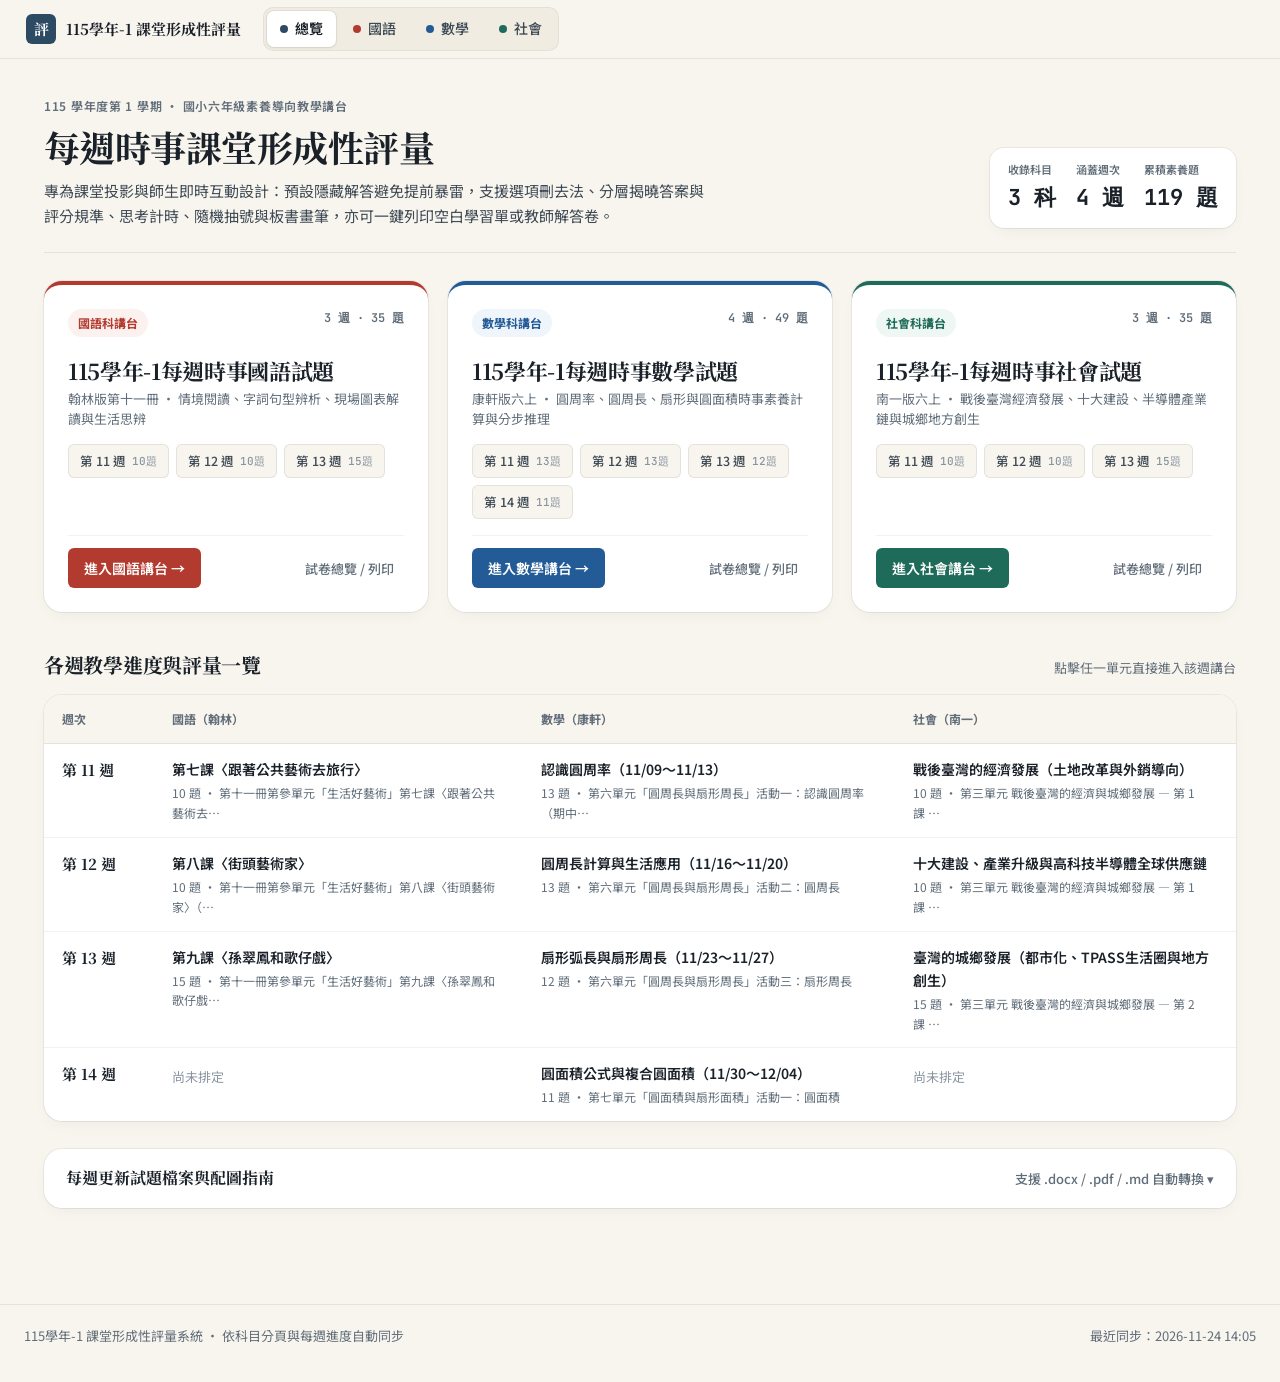
<file: index.html>
<!DOCTYPE html>
<html lang="zh-Hant-TW">
<head>
  <meta charset="UTF-8">
  <meta name="viewport" content="width=device-width, initial-scale=1.0">
  <title>115學年-1 課堂形成性評量系統｜國語・數學・社會</title>
  <link rel="preconnect" href="https://fonts.googleapis.com">
  <link rel="preconnect" href="https://fonts.gstatic.com" crossorigin>
  <link href="https://fonts.googleapis.com/css2?family=JetBrains+Mono:wght@500;700&family=Noto+Sans+TC:wght@400;500;600;700&family=Noto+Serif+TC:wght@600;700&display=swap" rel="stylesheet">
  <link rel="stylesheet" href="css/tokens.css">
  <link rel="stylesheet" href="css/base.css">
  <link rel="stylesheet" href="css/home.css">
</head>
<body data-subject="home">
  <header class="podium-header">
    <div class="podium-header-inner">
      <div class="brand-group">
        <a class="brand-link" href="index.html">
          <span class="brand-seal">評</span>
          <span class="brand-title">115學年-1 課堂形成性評量</span>
        </a>
        <nav class="subject-tabs" aria-label="科目分頁">
          <a class="subject-tab is-active" href="index.html"><span class="subject-dot subject-dot--home"></span>總覽</a>
          <a class="subject-tab" href="chinese.html"><span class="subject-dot subject-dot--chinese"></span>國語</a>
          <a class="subject-tab" href="math.html"><span class="subject-dot subject-dot--math"></span>數學</a>
          <a class="subject-tab" href="social.html"><span class="subject-dot subject-dot--social"></span>社會</a>
        </nav>
      </div>
    </div>
  </header>

  <main class="home-main">
    <section class="home-hero">
      <div>
        <div class="hero-eyebrow">115 學年度第 1 學期 · 國小六年級素養導向教學講台</div>
        <h1 class="hero-title">每週時事課堂形成性評量</h1>
        <p class="hero-desc">
          專為課堂投影與師生即時互動設計：預設隱藏解答避免提前暴雷，支援選項刪去法、分層揭曉答案與評分規準、思考計時、隨機抽號與板書畫筆，亦可一鍵列印空白學習單或教師解答卷。
        </p>
      </div>
      <div class="hero-stats" id="heroStats" aria-label="題庫統計">
        <div class="hero-stat"><span class="hero-stat-label">收錄科目</span><span class="hero-stat-val">3 科</span></div>
        <div class="hero-stat"><span class="hero-stat-label">涵蓋週次</span><span class="hero-stat-val">--</span></div>
        <div class="hero-stat"><span class="hero-stat-label">累積素養題</span><span class="hero-stat-val">--</span></div>
      </div>
    </section>

    <section class="subject-grid" id="subjectGrid" aria-label="科目入口"></section>

    <section class="section-block">
      <div class="section-heading">
        <h2>各週教學進度與評量一覽</h2>
        <span>點擊任一單元直接進入該週講台</span>
      </div>
      <div class="matrix-card">
        <table class="matrix-table">
          <thead>
            <tr>
              <th style="width:110px;">週次</th>
              <th>國語（翰林）</th>
              <th>數學（康軒）</th>
              <th>社會（南一）</th>
            </tr>
          </thead>
          <tbody id="matrixBody"></tbody>
        </table>
      </div>
    </section>

    <details class="guide-details">
      <summary class="guide-summary">
        <span>每週更新試題檔案與配圖指南</span>
        <span class="guide-summary-hint">支援 .docx / .pdf / .md 自動轉換 ▾</span>
      </summary>
      <div class="guide-body">
        <div class="guide-step">
          <div class="guide-step-num">STEP 01</div>
          <h3>放入更新後的試題檔</h3>
          <p>將最新週次的 <code>.docx</code>、<code>.pdf</code> 或 <code>.md</code> 放進對應資料夾：<code>sources/chinese/</code>、<code>sources/math/</code>、<code>sources/social/</code>。若有本地圖檔，直接放入各科的 <code>images/</code> 資料夾。</p>
        </div>
        <div class="guide-step">
          <div class="guide-step-num">STEP 02</div>
          <h3>一鍵同步題庫資料</h3>
          <p>雙擊專案目錄中的 <code>update.command</code>，或在終端機執行 <code>python3 scripts/build_data.py</code>，系統會自動解析所有週次、擷取 PDF 配圖並輸出最新 JSON 至 <code>data/</code>。</p>
        </div>
        <div class="guide-step">
          <div class="guide-step-num">STEP 03</div>
          <h3>推送至 GitHub 自動發布</h3>
          <p>執行 <code>git push</code>（或直接在 GitHub 網頁版上傳更新檔），內建的 GitHub Actions 工作流程將自動重新解析並更新 GitHub Pages 線上網站。</p>
        </div>
      </div>
    </details>
  </main>

  <footer class="site-footer">
    <span>115學年-1 課堂形成性評量系統 · 依科目分頁與每週進度自動同步</span>
    <span id="footerGeneratedAt">資料讀取中...</span>
  </footer>

  <script src="js/format.js"></script>
  <script src="js/home.js"></script>
</body>
</html>
</file>
<file: css/tokens.css>
/* ==========================================================================
   115學年-1 課堂形成性評量 — 領域設計系統 Tokens
   意象：講台上的精裝教具與溫潤考卷紙
   ========================================================================== */

:root {
  /* 紙面層次 (Surfaces) */
  --paper-canvas: #F8F5EE;
  --paper-sheet: #FFFFFF;
  --paper-recess: #F0ECE2;
  --paper-veil: #F4EFE4;
  --paper-highlight: #FDF6E3;
  --paper-hover: #F5F1E8;

  /* 四階墨色 (Ink Hierarchy) */
  --ink-primary: #1A2129;
  --ink-secondary: #3D4954;
  --ink-tertiary: #616E7A;
  --ink-muted: #8894A0;

  /* 分隔線與紙張深度 (Hairlines & Layered Paper Elevation) */
  --rule-hairline: rgba(26, 33, 41, 0.09);
  --rule-soft: rgba(26, 33, 41, 0.055);
  --rule-strong: rgba(26, 33, 41, 0.16);
  --shadow-sheet:
    0 0 0 1px rgba(26, 33, 41, 0.065),
    0 1px 2px -1px rgba(26, 33, 41, 0.06),
    0 6px 18px -6px rgba(26, 33, 41, 0.06);
  --shadow-popover:
    0 0 0 1px rgba(26, 33, 41, 0.08),
    0 8px 24px -4px rgba(26, 33, 41, 0.12),
    0 2px 6px rgba(26, 33, 41, 0.05);

  /* 預設（總覽首頁）印章強調色 */
  --subject-accent: #2D4A63;
  --subject-accent-soft: #EEF3F7;
  --subject-accent-border: rgba(45, 74, 99, 0.24);
  --subject-ink-on-accent: #FFFFFF;

  /* 三科識別印章色（單一強調色，節制運用） */
  --seal-chinese: #B33A2E;
  --seal-chinese-soft: #FBF1EF;
  --seal-math: #225B96;
  --seal-math-soft: #EFF5FB;
  --seal-social: #1F6B59;
  --seal-social-soft: #EEF7F4;

  /* 課堂形成性評量語意色 */
  --eval-correct: #1B6E4B;
  --eval-correct-bg: #EAF6F0;
  --eval-correct-border: rgba(27, 110, 75, 0.34);

  --eval-elim: #B4372B;
  --eval-elim-bg: #FCF0EE;
  --eval-elim-border: rgba(180, 55, 43, 0.25);

  --eval-focus: #9E6312;
  --eval-focus-bg: #FDF4E0;
  --eval-focus-border: rgba(158, 99, 18, 0.38);

  /* 字體系統 */
  --font-serif: "Noto Serif TC", "Songti TC", "PMingLiU", "Source Han Serif TC", Georgia, serif;
  --font-sans: "Noto Sans TC", "PingFang TC", "Microsoft JhengHei", "Heiti TC", -apple-system, BlinkMacSystemFont, sans-serif;
  --font-mono: "JetBrains Mono", "SFMono-Regular", ui-monospace, monospace;

  /* 空間與圓角系統（4px 基準 × 同心圓角） */
  --radius-sm: 6px;
  --radius-md: 10px;
  --radius-lg: 14px;
  --radius-xl: 18px;
  --radius-pill: 999px;

  /* 投影字級縮放倍率（標準 1 / 大字 1.16 / 特大 1.32） */
  --stage-scale: 1;

  /* 動效曲線 */
  --ease-out: cubic-bezier(0.23, 1, 0.32, 1);
  --ease-in-out: cubic-bezier(0.77, 0, 0.175, 1);

  --nav-height: 58px;
}

/* 依各科切換單一主題色 */
body[data-subject="chinese"] {
  --subject-accent: #B33A2E;
  --subject-accent-soft: #FBF1EF;
  --subject-accent-border: rgba(179, 58, 46, 0.26);
}

body[data-subject="math"] {
  --subject-accent: #225B96;
  --subject-accent-soft: #EFF5FB;
  --subject-accent-border: rgba(34, 91, 150, 0.26);
}

body[data-subject="social"] {
  --subject-accent: #1F6B59;
  --subject-accent-soft: #EEF7F4;
  --subject-accent-border: rgba(31, 107, 89, 0.26);
}

body[data-scale="lg"] {
  --stage-scale: 1.16;
}

body[data-scale="xl"] {
  --stage-scale: 1.3;
}
</file>
<file: css/base.css>
/* ==========================================================================
   全域基礎樣式、頂部講台導覽列、課堂教具彈出層與列印樣式
   ========================================================================== */

*, *::before, *::after {
  box-sizing: border-box;
}

[hidden] {
  display: none !important;
}

html {
  -webkit-font-smoothing: antialiased;
  -moz-osx-font-smoothing: grayscale;
  text-size-adjust: 100%;
  scroll-behavior: smooth;
}

body {
  margin: 0;
  min-height: 100vh;
  background-color: var(--paper-canvas);
  color: var(--ink-primary);
  font-family: var(--font-sans);
  font-size: 16px;
  line-height: 1.65;
  text-wrap: pretty;
}

h1, h2, h3, h4 {
  margin: 0;
  font-family: var(--font-serif);
  color: var(--ink-primary);
  text-wrap: balance;
  letter-spacing: -0.015em;
}

p {
  margin: 0;
}

a {
  color: inherit;
  text-decoration: none;
}

button {
  font: inherit;
  color: inherit;
  background: none;
  border: 0;
  cursor: pointer;
  padding: 0;
}

button:focus-visible,
a:focus-visible,
select:focus-visible,
input:focus-visible {
  outline: 2px solid var(--subject-accent);
  outline-offset: 2px;
}

.tabular-nums {
  font-variant-numeric: tabular-nums;
}

.sr-only {
  position: absolute;
  width: 1px;
  height: 1px;
  padding: 0;
  margin: -1px;
  overflow: hidden;
  clip: rect(0, 0, 0, 0);
  white-space: nowrap;
  border: 0;
}

/* --------------------------------------------------------------------------
   頂部講台導覽列 (58px, sticky)
   -------------------------------------------------------------------------- */
.podium-header {
  position: sticky;
  top: 0;
  z-index: 40;
  min-height: var(--nav-height);
  background: rgba(248, 245, 238, 0.94);
  backdrop-filter: blur(10px);
  -webkit-backdrop-filter: blur(10px);
  border-bottom: 1px solid var(--rule-hairline);
}

.podium-header-inner {
  max-width: 1440px;
  margin: 0 auto;
  min-height: var(--nav-height);
  padding: 6px 20px;
  display: flex;
  align-items: center;
  justify-content: space-between;
  gap: 12px;
  flex-wrap: wrap;
}

.brand-group {
  display: flex;
  align-items: center;
  gap: 12px;
  min-width: 0;
}

.brand-link {
  display: inline-flex;
  align-items: center;
  gap: 10px;
  min-height: 40px;
  padding: 4px 10px 4px 6px;
  border-radius: var(--radius-md);
  transition: background-color 140ms var(--ease-out);
}

.brand-link:hover {
  background: var(--paper-hover);
}

.brand-seal {
  width: 30px;
  height: 30px;
  border-radius: var(--radius-sm);
  display: grid;
  place-items: center;
  background: var(--subject-accent);
  color: var(--subject-ink-on-accent);
  font-family: var(--font-serif);
  font-weight: 700;
  font-size: 15px;
  flex-shrink: 0;
}

.brand-title {
  font-family: var(--font-serif);
  font-size: 15px;
  font-weight: 700;
  color: var(--ink-primary);
  white-space: nowrap;
}

/* 科目分頁籤 */
.subject-tabs {
  display: inline-flex;
  align-items: center;
  gap: 4px;
  padding: 3px;
  background: var(--paper-recess);
  border-radius: var(--radius-md);
  border: 1px solid var(--rule-soft);
}

.subject-tab {
  min-height: 36px;
  padding: 0 13px;
  border-radius: 7px;
  display: inline-flex;
  align-items: center;
  gap: 7px;
  font-size: 14px;
  font-weight: 500;
  color: var(--ink-secondary);
  transition: background-color 140ms var(--ease-out), color 140ms var(--ease-out), box-shadow 140ms var(--ease-out);
  white-space: nowrap;
}

.subject-tab:hover {
  color: var(--ink-primary);
  background: rgba(255, 255, 255, 0.55);
}

.subject-tab.is-active {
  background: var(--paper-sheet);
  color: var(--ink-primary);
  font-weight: 600;
  box-shadow: 0 1px 3px rgba(26, 33, 41, 0.08), 0 0 0 1px rgba(26, 33, 41, 0.06);
}

.subject-dot {
  width: 8px;
  height: 8px;
  border-radius: 50%;
  flex-shrink: 0;
}
.subject-dot--home { background: #2D4A63; }
.subject-dot--chinese { background: var(--seal-chinese); }
.subject-dot--math { background: var(--seal-math); }
.subject-dot--social { background: var(--seal-social); }

/* 工具列右側控制項 */
.header-controls {
  display: flex;
  align-items: center;
  gap: 6px;
  flex-wrap: wrap;
}

.tool-btn {
  min-height: 38px;
  min-width: 38px;
  padding: 0 12px;
  border-radius: var(--radius-sm);
  border: 1px solid var(--rule-hairline);
  background: var(--paper-sheet);
  color: var(--ink-secondary);
  font-size: 13px;
  font-weight: 500;
  display: inline-flex;
  align-items: center;
  justify-content: center;
  gap: 6px;
  white-space: nowrap;
  transition: background-color 130ms var(--ease-out), border-color 130ms var(--ease-out), color 130ms var(--ease-out), transform 110ms var(--ease-out);
}

.tool-btn:hover {
  background: var(--paper-hover);
  color: var(--ink-primary);
  border-color: var(--rule-strong);
}

.tool-btn:active {
  transform: scale(0.97);
}

.tool-btn.is-active {
  background: var(--subject-accent-soft);
  border-color: var(--subject-accent-border);
  color: var(--subject-accent);
  font-weight: 600;
}

.tool-btn--primary {
  background: var(--subject-accent);
  border-color: var(--subject-accent);
  color: var(--subject-ink-on-accent);
  font-weight: 600;
}

.tool-btn--primary:hover {
  background: var(--subject-accent);
  color: var(--subject-ink-on-accent);
  filter: brightness(0.94);
  border-color: var(--subject-accent);
}

.segmented-control {
  display: inline-flex;
  padding: 2px;
  border-radius: 8px;
  background: var(--paper-recess);
  border: 1px solid var(--rule-soft);
}

.segmented-btn {
  min-height: 34px;
  padding: 0 11px;
  border-radius: 6px;
  font-size: 13px;
  font-weight: 500;
  color: var(--ink-secondary);
  display: inline-flex;
  align-items: center;
  gap: 5px;
  transition: background-color 130ms var(--ease-out), color 130ms var(--ease-out);
  white-space: nowrap;
}

.segmented-btn:hover {
  color: var(--ink-primary);
}

.segmented-btn.is-active {
  background: var(--paper-sheet);
  color: var(--ink-primary);
  font-weight: 600;
  box-shadow: 0 1px 2px rgba(26, 33, 41, 0.08);
}

/* 計時膠囊提示 */
.timer-badge {
  min-height: 38px;
  padding: 0 12px;
  border-radius: var(--radius-pill);
  background: var(--eval-focus-bg);
  border: 1px solid var(--eval-focus-border);
  color: var(--eval-focus);
  font-family: var(--font-mono);
  font-size: 13px;
  font-weight: 600;
  font-variant-numeric: tabular-nums;
  display: inline-flex;
  align-items: center;
  gap: 6px;
}

.timer-badge.is-done {
  background: var(--eval-elim-bg);
  border-color: var(--eval-elim-border);
  color: var(--eval-elim);
}

/* --------------------------------------------------------------------------
   Popover 與 Modal 課堂教具面板
   -------------------------------------------------------------------------- */
.tool-anchor {
  position: relative;
}

.popover-card {
  position: absolute;
  top: calc(100% + 8px);
  right: 0;
  width: 296px;
  padding: 16px;
  border-radius: var(--radius-lg);
  background: var(--paper-sheet);
  box-shadow: var(--shadow-popover);
  z-index: 60;
  transform-origin: top right;
  animation: popIn 160ms var(--ease-out);
}

@keyframes popIn {
  from { opacity: 0; transform: scale(0.95) translateY(-4px); }
  to { opacity: 1; transform: scale(1) translateY(0); }
}

.popover-title {
  font-family: var(--font-serif);
  font-size: 15px;
  font-weight: 700;
  color: var(--ink-primary);
  margin-bottom: 10px;
  display: flex;
  align-items: center;
  justify-content: space-between;
}

.popover-close {
  width: 28px;
  height: 28px;
  border-radius: var(--radius-sm);
  display: grid;
  place-items: center;
  color: var(--ink-tertiary);
}
.popover-close:hover {
  background: var(--paper-hover);
  color: var(--ink-primary);
}

/* 計時器與抽號器內部控制 */
.timer-display {
  font-family: var(--font-mono);
  font-size: 36px;
  font-weight: 700;
  text-align: center;
  color: var(--ink-primary);
  font-variant-numeric: tabular-nums;
  padding: 10px 0 12px;
  background: var(--paper-recess);
  border-radius: var(--radius-md);
  margin-bottom: 12px;
}

.preset-row {
  display: grid;
  grid-template-columns: repeat(4, 1fr);
  gap: 6px;
  margin-bottom: 10px;
}

.preset-btn {
  min-height: 34px;
  border-radius: var(--radius-sm);
  border: 1px solid var(--rule-hairline);
  background: var(--paper-canvas);
  font-size: 13px;
  font-weight: 500;
  color: var(--ink-secondary);
}

.preset-btn:hover {
  background: var(--paper-hover);
  color: var(--ink-primary);
}

.action-row {
  display: flex;
  gap: 8px;
}

.action-row .tool-btn {
  flex: 1;
}

.picker-result {
  text-align: center;
  padding: 14px 10px;
  border-radius: var(--radius-md);
  background: var(--subject-accent-soft);
  border: 1px solid var(--subject-accent-border);
  margin-bottom: 12px;
}

.picker-num {
  font-family: var(--font-mono);
  font-size: 40px;
  font-weight: 700;
  color: var(--subject-accent);
  line-height: 1.1;
  font-variant-numeric: tabular-nums;
}

.picker-sub {
  font-size: 12px;
  color: var(--ink-tertiary);
  margin-top: 4px;
}

.picker-settings {
  display: flex;
  align-items: center;
  justify-content: space-between;
  gap: 8px;
  margin-bottom: 10px;
  font-size: 13px;
  color: var(--ink-secondary);
}

.picker-input {
  width: 72px;
  height: 34px;
  padding: 0 8px;
  border-radius: var(--radius-sm);
  border: 1px solid var(--rule-strong);
  background: var(--paper-recess);
  font-family: var(--font-mono);
  font-size: 14px;
  text-align: center;
  color: var(--ink-primary);
}

.picker-history {
  margin-top: 10px;
  font-size: 12px;
  color: var(--ink-tertiary);
  line-height: 1.5;
  max-height: 64px;
  overflow-y: auto;
}

/* --------------------------------------------------------------------------
   圖片放大燈箱 & 快捷鍵說明 Dialog
   -------------------------------------------------------------------------- */
.modal-backdrop {
  position: fixed;
  inset: 0;
  background: rgba(20, 26, 32, 0.72);
  z-index: 90;
  display: flex;
  align-items: center;
  justify-content: center;
  padding: 20px;
  animation: fadeIn 150ms var(--ease-out);
}

@keyframes fadeIn {
  from { opacity: 0; }
  to { opacity: 1; }
}

.lightbox-frame {
  background: var(--paper-sheet);
  border-radius: var(--radius-xl);
  max-width: 94vw;
  max-height: 92vh;
  width: min(1060px, 94vw);
  display: flex;
  flex-direction: column;
  overflow: hidden;
  box-shadow: var(--shadow-popover);
}

.lightbox-bar {
  padding: 12px 18px;
  border-bottom: 1px solid var(--rule-hairline);
  display: flex;
  align-items: center;
  justify-content: space-between;
  gap: 12px;
  background: var(--paper-canvas);
}

.lightbox-caption {
  font-size: 14px;
  font-weight: 600;
  color: var(--ink-primary);
}

.lightbox-stage {
  overflow: auto;
  padding: 20px;
  background: #FFFFFF;
  display: flex;
  align-items: center;
  justify-content: center;
  min-height: 360px;
  max-height: calc(92vh - 66px);
}

.lightbox-stage img {
  display: block;
  max-width: 100%;
  height: auto;
  border-radius: var(--radius-sm);
  outline: 1px solid rgba(0, 0, 0, 0.08);
  transition: width 160ms var(--ease-out);
}

.shortcut-dialog {
  background: var(--paper-sheet);
  border-radius: var(--radius-xl);
  width: min(520px, 92vw);
  padding: 24px;
  box-shadow: var(--shadow-popover);
}

.shortcut-grid {
  display: grid;
  grid-template-columns: repeat(2, minmax(0, 1fr));
  gap: 10px 18px;
  margin-top: 16px;
}

.shortcut-item {
  display: flex;
  align-items: center;
  justify-content: space-between;
  gap: 8px;
  padding: 7px 0;
  border-bottom: 1px solid var(--rule-soft);
  font-size: 13px;
  color: var(--ink-secondary);
}

kbd {
  display: inline-flex;
  align-items: center;
  justify-content: center;
  min-width: 28px;
  height: 26px;
  padding: 0 7px;
  border-radius: 5px;
  background: var(--paper-recess);
  border: 1px solid var(--rule-strong);
  font-family: var(--font-mono);
  font-size: 12px;
  font-weight: 600;
  color: var(--ink-primary);
}

/* --------------------------------------------------------------------------
   板書畫筆圖層與浮動調色列
   -------------------------------------------------------------------------- */
.draw-canvas {
  position: fixed;
  inset: 0;
  z-index: 35;
  pointer-events: none;
}

body.is-drawing .draw-canvas {
  pointer-events: auto;
  cursor: crosshair;
  touch-action: none;
}

.draw-dock {
  position: fixed;
  bottom: 22px;
  left: 50%;
  transform: translateX(-50%);
  z-index: 45;
  display: flex;
  align-items: center;
  gap: 8px;
  padding: 8px 12px;
  border-radius: var(--radius-pill);
  background: rgba(255, 255, 255, 0.96);
  box-shadow: var(--shadow-popover);
  backdrop-filter: blur(8px);
}

.pen-swatch {
  width: 30px;
  height: 30px;
  border-radius: 50%;
  border: 2px solid transparent;
  display: grid;
  place-items: center;
  transition: transform 120ms var(--ease-out);
}

.pen-swatch.is-active {
  border-color: var(--ink-primary);
  transform: scale(1.1);
}

.pen-swatch-dot {
  width: 18px;
  height: 18px;
  border-radius: 50%;
}

/* --------------------------------------------------------------------------
   共用頁尾
   -------------------------------------------------------------------------- */
.site-footer {
  max-width: 1280px;
  margin: 48px auto 0;
  padding: 20px 24px 36px;
  border-top: 1px solid var(--rule-hairline);
  display: flex;
  flex-wrap: wrap;
  justify-content: space-between;
  gap: 12px;
  font-size: 13px;
  color: var(--ink-tertiary);
}

/* --------------------------------------------------------------------------
   無障礙 Reduced Motion
   -------------------------------------------------------------------------- */
@media (prefers-reduced-motion: reduce) {
  *, *::before, *::after {
    animation-duration: 0.01ms !important;
    transition-duration: 0.01ms !important;
  }
}

/* --------------------------------------------------------------------------
   列印專用樣式（支援空白學習單與教師解答卷）
   -------------------------------------------------------------------------- */
@media print {
  body {
    background: #FFFFFF !important;
    color: #000000 !important;
    font-size: 11.5pt;
    line-height: 1.55;
  }

  .podium-header,
  .no-print,
  .draw-canvas,
  .draw-dock,
  .question-rail,
  .podium-nav-bar,
  .reveal-controls,
  .option-elim-btn,
  .figure-zoom-btn,
  .site-footer {
    display: none !important;
  }

  .overview-sheet {
    max-width: 100% !important;
    padding: 0 !important;
  }

  .paper-card,
  .overview-q-card,
  .context-box {
    box-shadow: none !important;
    border: 1px solid #D0D4D9 !important;
    break-inside: avoid;
    page-break-inside: avoid;
  }

  .answer-veil {
    display: block !important;
    background: #FAFAFA !important;
    border: 1px dashed #B8BFC7 !important;
  }

  body.print-hide-answers .answer-veil,
  body.print-hide-answers .overview-answer-block {
    display: none !important;
  }

  .print-header-only {
    display: block !important;
    margin-bottom: 14pt;
    padding-bottom: 8pt;
    border-bottom: 1.5px solid #222;
  }
}

.print-header-only {
  display: none;
}

@media (max-width: 820px) {
  .podium-header-inner {
    padding: 8px 14px;
  }
  .brand-title {
    display: none;
  }
  .shortcut-grid {
    grid-template-columns: 1fr;
  }
}
</file>
<file: css/home.css>
/* ==========================================================================
   總覽首頁樣式 (index.html)
   ========================================================================== */

.home-main {
  max-width: 1240px;
  margin: 0 auto;
  padding: 32px 24px 48px;
}

.home-hero {
  display: flex;
  flex-wrap: wrap;
  align-items: flex-end;
  justify-content: space-between;
  gap: 20px;
  padding-bottom: 24px;
  border-bottom: 1px solid var(--rule-hairline);
}

.hero-eyebrow {
  display: inline-flex;
  align-items: center;
  gap: 8px;
  font-size: 12px;
  font-weight: 600;
  letter-spacing: 0.06em;
  color: var(--ink-tertiary);
  margin-bottom: 8px;
}

.hero-title {
  font-size: clamp(26px, 3vw, 36px);
  font-weight: 700;
  line-height: 1.25;
}

.hero-desc {
  margin-top: 10px;
  max-width: 660px;
  font-size: 15px;
  color: var(--ink-secondary);
}

.hero-stats {
  display: flex;
  gap: 20px;
  padding: 12px 18px;
  border-radius: var(--radius-lg);
  background: var(--paper-sheet);
  box-shadow: var(--shadow-sheet);
}

.hero-stat {
  display: flex;
  flex-direction: column;
  gap: 2px;
}

.hero-stat-label {
  font-size: 11px;
  font-weight: 600;
  color: var(--ink-tertiary);
}

.hero-stat-val {
  font-family: var(--font-mono);
  font-size: 22px;
  font-weight: 700;
  color: var(--ink-primary);
  font-variant-numeric: tabular-nums;
}

/* 三科講台入口卡 */
.subject-grid {
  display: grid;
  grid-template-columns: repeat(3, minmax(0, 1fr));
  gap: 20px;
  margin-top: 28px;
}

.subject-card {
  position: relative;
  background: var(--paper-sheet);
  border-radius: var(--radius-xl);
  padding: 24px;
  box-shadow: var(--shadow-sheet);
  display: flex;
  flex-direction: column;
  gap: 16px;
  border-top: 4px solid var(--card-accent, var(--subject-accent));
  transition: transform 160ms var(--ease-out), box-shadow 160ms var(--ease-out);
}

.subject-card:hover {
  transform: translateY(-2px);
}

.subject-card--chinese { --card-accent: var(--seal-chinese); --card-soft: var(--seal-chinese-soft); }
.subject-card--math { --card-accent: var(--seal-math); --card-soft: var(--seal-math-soft); }
.subject-card--social { --card-accent: var(--seal-social); --card-soft: var(--seal-social-soft); }

.subject-card-top {
  display: flex;
  align-items: flex-start;
  justify-content: space-between;
  gap: 12px;
}

.subject-badge {
  display: inline-flex;
  align-items: center;
  gap: 6px;
  padding: 4px 10px;
  border-radius: var(--radius-pill);
  background: var(--card-soft);
  color: var(--card-accent);
  font-size: 12px;
  font-weight: 700;
}

.subject-count {
  font-family: var(--font-mono);
  font-size: 12px;
  font-weight: 600;
  color: var(--ink-tertiary);
  font-variant-numeric: tabular-nums;
}

.subject-card-title {
  font-size: 22px;
  font-weight: 700;
}

.subject-card-meta {
  font-size: 13px;
  color: var(--ink-tertiary);
  line-height: 1.5;
}

.week-pills {
  display: flex;
  flex-wrap: wrap;
  gap: 7px;
}

.week-pill {
  min-height: 34px;
  padding: 5px 11px;
  border-radius: var(--radius-sm);
  background: var(--paper-canvas);
  border: 1px solid var(--rule-hairline);
  font-size: 12.5px;
  font-weight: 500;
  color: var(--ink-secondary);
  display: inline-flex;
  align-items: center;
  gap: 6px;
  transition: background-color 130ms var(--ease-out), border-color 130ms var(--ease-out), color 130ms var(--ease-out);
}

.week-pill:hover {
  background: var(--card-soft);
  border-color: var(--card-accent);
  color: var(--card-accent);
}

.week-pill-cnt {
  font-family: var(--font-mono);
  font-size: 11px;
  color: var(--ink-muted);
}

.subject-card-cta {
  margin-top: auto;
  padding-top: 12px;
  border-top: 1px solid var(--rule-soft);
  display: flex;
  align-items: center;
  justify-content: space-between;
  gap: 8px;
}

.enter-btn {
  min-height: 40px;
  padding: 0 16px;
  border-radius: var(--radius-sm);
  background: var(--card-accent);
  color: #FFFFFF;
  font-size: 14px;
  font-weight: 600;
  display: inline-flex;
  align-items: center;
  gap: 6px;
  transition: filter 130ms var(--ease-out), transform 110ms var(--ease-out);
}

.enter-btn:hover {
  filter: brightness(0.92);
}

.enter-btn:active {
  transform: scale(0.97);
}

.overview-link {
  min-height: 40px;
  padding: 0 10px;
  border-radius: var(--radius-sm);
  font-size: 13px;
  font-weight: 500;
  color: var(--ink-tertiary);
  display: inline-flex;
  align-items: center;
}

.overview-link:hover {
  background: var(--paper-hover);
  color: var(--ink-primary);
}

/* 跨科週次對照表 */
.section-block {
  margin-top: 36px;
}

.section-heading {
  display: flex;
  align-items: baseline;
  justify-content: space-between;
  gap: 12px;
  margin-bottom: 14px;
}

.section-heading h2 {
  font-size: 20px;
  font-weight: 700;
}

.section-heading span {
  font-size: 13px;
  color: var(--ink-tertiary);
}

.matrix-card {
  background: var(--paper-sheet);
  border-radius: var(--radius-xl);
  box-shadow: var(--shadow-sheet);
  overflow-x: auto;
}

.matrix-table {
  width: 100%;
  border-collapse: collapse;
  min-width: 720px;
}

.matrix-table th,
.matrix-table td {
  padding: 14px 18px;
  text-align: left;
  border-bottom: 1px solid var(--rule-soft);
  vertical-align: top;
}

.matrix-table th {
  font-size: 12px;
  font-weight: 700;
  color: var(--ink-tertiary);
  background: var(--paper-canvas);
  border-bottom: 1px solid var(--rule-hairline);
}

.matrix-table tr:last-child td {
  border-bottom: 0;
}

.matrix-week {
  font-family: var(--font-serif);
  font-weight: 700;
  font-size: 15px;
  white-space: nowrap;
  color: var(--ink-primary);
}

.matrix-link {
  display: block;
  padding: 6px 10px;
  margin: -6px -10px;
  border-radius: var(--radius-sm);
  transition: background-color 120ms var(--ease-out);
}

.matrix-link:hover {
  background: var(--paper-hover);
}

.matrix-link-title {
  font-size: 14px;
  font-weight: 600;
  color: var(--ink-primary);
  display: block;
}

.matrix-link-meta {
  font-size: 12px;
  color: var(--ink-tertiary);
  margin-top: 2px;
  display: block;
}

.matrix-empty {
  font-size: 13px;
  color: var(--ink-muted);
}

/* 可收合更新指南 */
.guide-details {
  margin-top: 28px;
  background: var(--paper-sheet);
  border-radius: var(--radius-xl);
  box-shadow: var(--shadow-sheet);
  overflow: hidden;
}

.guide-summary {
  padding: 16px 22px;
  cursor: pointer;
  list-style: none;
  display: flex;
  align-items: center;
  justify-content: space-between;
  gap: 12px;
  font-family: var(--font-serif);
  font-size: 16px;
  font-weight: 700;
  color: var(--ink-primary);
}

.guide-summary::-webkit-details-marker {
  display: none;
}

.guide-summary-hint {
  font-family: var(--font-sans);
  font-size: 13px;
  font-weight: 500;
  color: var(--ink-tertiary);
}

.guide-body {
  padding: 0 22px 22px;
  border-top: 1px solid var(--rule-soft);
  display: grid;
  grid-template-columns: repeat(3, minmax(0, 1fr));
  gap: 18px;
  padding-top: 18px;
}

.guide-step {
  padding: 14px 16px;
  border-radius: var(--radius-md);
  background: var(--paper-canvas);
  border: 1px solid var(--rule-soft);
}

.guide-step-num {
  font-family: var(--font-mono);
  font-size: 12px;
  font-weight: 700;
  color: var(--subject-accent);
  margin-bottom: 4px;
}

.guide-step h3 {
  font-size: 15px;
  margin-bottom: 6px;
}

.guide-step p {
  font-size: 13.5px;
  color: var(--ink-secondary);
  line-height: 1.6;
}

.guide-step code {
  font-family: var(--font-mono);
  font-size: 12px;
  padding: 1px 5px;
  border-radius: 4px;
  background: var(--paper-recess);
  color: var(--ink-primary);
}

@media (max-width: 980px) {
  .subject-grid,
  .guide-body {
    grid-template-columns: 1fr;
  }
}
</file>
